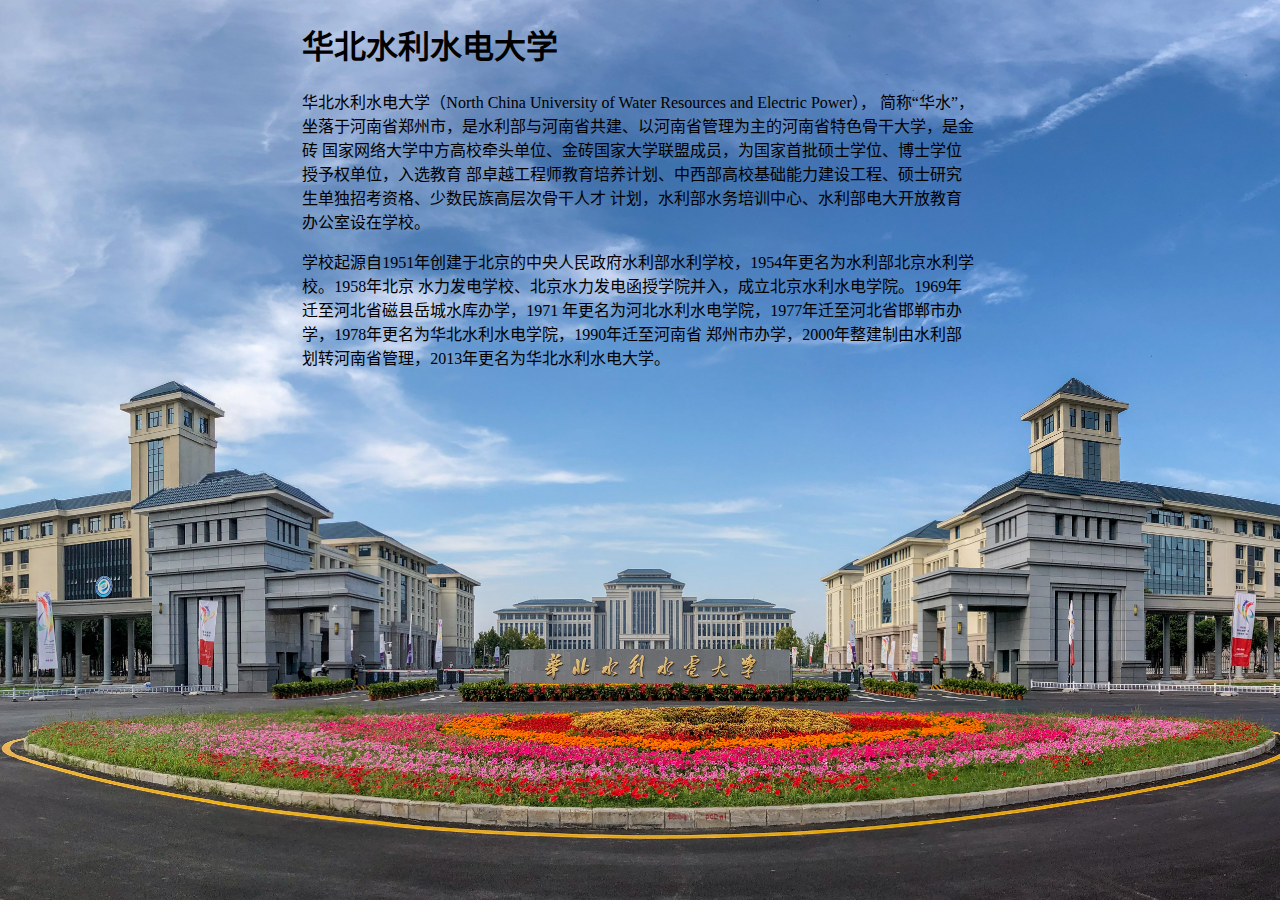
<file: introduce.html>
<!DOCTYPE html>
<html lang="zh-cn">
<head>
  <meta charset="UTF-8">
  <title></title>
  <style>
body {
                background-image: url('img/1.jpg');
                /*background-repeat: no-repeat;*/
                background-size: 100%;
                background-attachment: fixed;
                background-color: #fff;
                background-repeat: no-repeat;
                background-size: cover;
                -webkit-background-size: cover;
                -o-background-size: cover;
                background-position: center 0;
                margin:0.5cm 8cm;
       }
</style>
</head>
<!--
	正常情况下iframe的背景色是白色
	当框架页面有一个大的背景图或背景色时
	iframe区域并不能继承框架页面的背景
	这就需要让iframe背景色透明
	<body style=" ">
-->
<!--<body style=" ">-->
<body>
<h1>华北水利水电大学</h1>
<p>华北水利水电大学（North China University of Water Resources and Electric Power），
  简称“华水”，坐落于河南省郑州市，是水利部与河南省共建、以河南省管理为主的河南省特色骨干大学，是金砖
  国家网络大学中方高校牵头单位、金砖国家大学联盟成员，为国家首批硕士学位、博士学位授予权单位，入选教育
  部卓越工程师教育培养计划、中西部高校基础能力建设工程、硕士研究生单独招考资格、少数民族高层次骨干人才
  计划，水利部水务培训中心、水利部电大开放教育办公室设在学校。</p>
<p>学校起源自1951年创建于北京的中央人民政府水利部水利学校，1954年更名为水利部北京水利学校。1958年北京
  水力发电学校、北京水力发电函授学院并入，成立北京水利水电学院。1969年迁至河北省磁县岳城水库办学，1971
  年更名为河北水利水电学院，1977年迁至河北省邯郸市办学，1978年更名为华北水利水电学院，1990年迁至河南省
  郑州市办学，2000年整建制由水利部划转河南省管理，2013年更名为华北水利水电大学。</p>
</body>
</html>
</file>
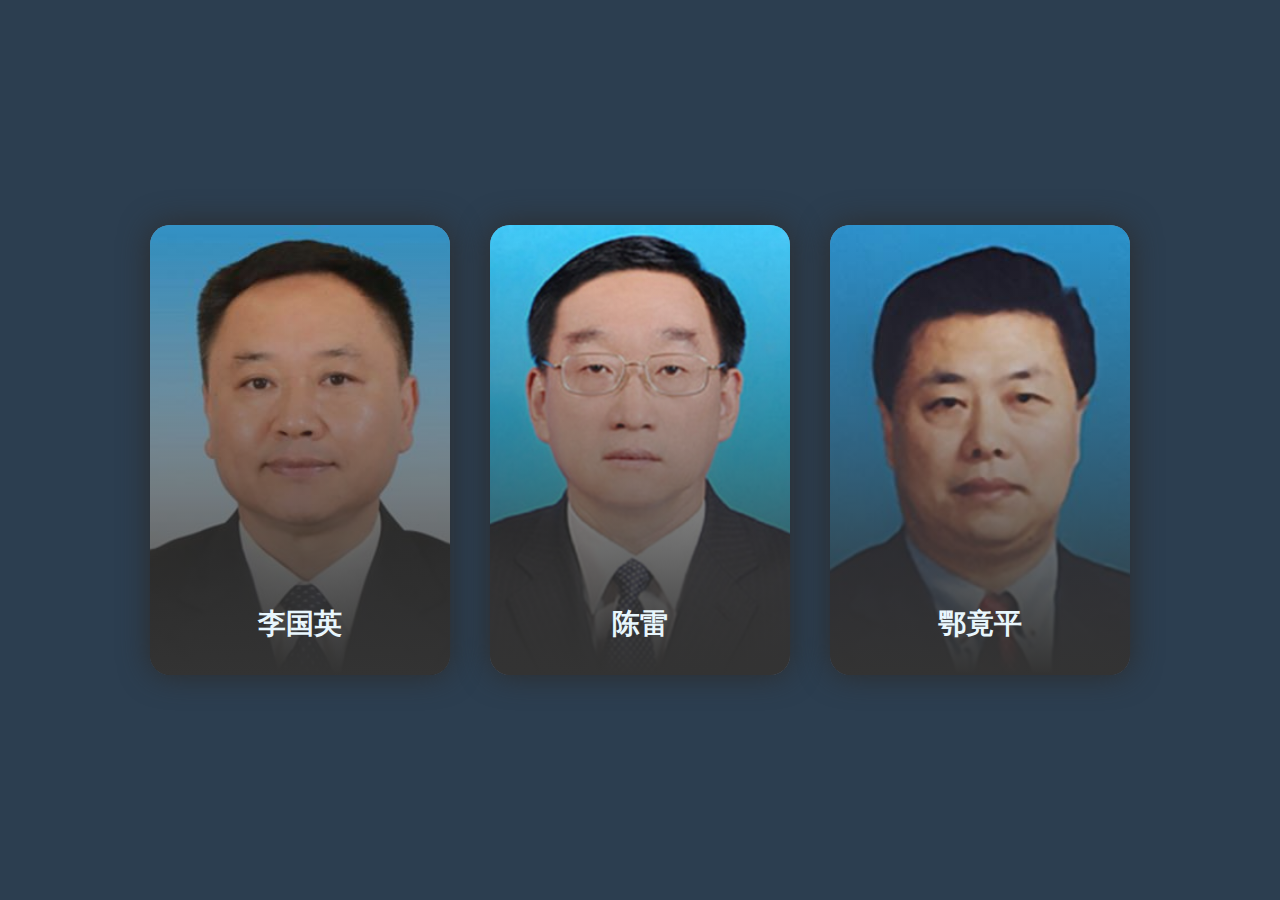
<file: schoolfellow.html>
<!DOCTYPE html>
<html lang="zh-Hans">

<head>
    <meta charset="UTF-8">
    <meta name="viewport" content="width=device-width, initial-scale=1.0">
    <title>制作人物介绍</title>
    <link rel="stylesheet" href="schoolfellow.css">
</head>

<body>
<!-- 开始 -->
<div class="card">
    <div class="photo">
        <img src="img/7.jpg">
    </div>
    <h1>李国英</h1>
    <h2>华北水利水电大学校友</h2>
    <p>李国英，男，汉族，1963年12月生，河南禹州人，中共党员，理学博士学位，教授级高级工程师。现任水利部党组书记，部长。</p>
    <a href="#">了解更多</a>
</div>
<div class="card">
    <div class="photo">
        <img src="img/8.jpg">
    </div>
    <h1>陈雷</h1>
    <h2>华北水利水电大学校友</h2>
    <p>男，汉族，1954年6月生，北京人，中共党员，工学硕士，教授级高级工程师，现任十三届全国政协农业和农村委员会副主席。</p>
    <a href="#">了解更多</a>
</div>
<div class="card">
    <div class="photo">
        <img src="img/9.jpg">
    </div>
    <h1>鄂竟平</h1>
    <h2>华北水利水电大学校友</h2>
    <p>男，汉族，1956年1月生，河北乐亭人，中共党员，教授级高级工程师。现任：全国政协人口资源环境委员会副主任。</p>
    <a href="#">了解更多</a>
</div>
</body>

</html>
</file>
<file: schoolfellow.css>
:root {
    --background-color: #2c3e50;
    --border-color: #7591AD;
    --text-color: #34495e;
    --color1: #EC3E27;
    --color2: #fd79a8;
    --color3: #0984e3;
    --color4: #00b894;
    --color5: #fdcb6e;
    --color6: #e056fd;
    --color7: #F97F51;
    --color8: #BDC581;
    --a_border_color: #86a3b3;
    --h2_border_color: #8ea2b8;
    --a_hover_background_color: #86a3b3;
    --font_color: #e8f6fd;
}

* {
    margin: 0;
    padding: 0;
}

html {
    font-size: 14px;
}

body {
    width: 100vw;
    height: 100vh;
    background-color: var(--background-color);
    display: flex;
    justify-content: center;
    align-items: center;
    font-family: 'Montserrat', sans-serif, Arial, 'Microsoft Yahei';
}

.card {
    /* flex布局下元素不按比例缩放 */
    flex-shrink: 0;
    flex-grow: 0;
    position: relative;
    width: 300px;
    height: 450px;
    overflow: hidden;
    margin: 20px;
    background-color: var(--border-color);
    border-radius: 20px;
    display: flex;
    justify-content: flex-start;
    align-items: center;
    /* flex 子元素 纵向排列 */
    flex-direction: column;
    /* 增加个阴影 */
    box-shadow: 0 0 30px #2c2c2c;
    /* 同意给字体价格颜色 */
    color: var(--font_color)
}

.photo {
    position: absolute;
    /* 默认为放大 */
    width: 100%;
    height: 100%;
    top: 0px;
    border-radius: 0%;
    overflow: hidden;
    transition: 0.5s;
}

.photo::before {
    /* 通过before增加渐变背景实现遮罩，让文字默认看起来清晰一些 */
    position: absolute;
    content: '';
    width: 100%;
    height: 100%;
    background-image: linear-gradient(to top, #333, transparent);
}
.card:hover .photo::before{
    /* 缩小时隐藏 */
    display: none;
}

.photo img {
    /* 图片高宽均为100% */
    /* 然后按照cover缩放，裁切长边 */
    width: 100%;
    height: 100%;
    object-fit: cover;
}

.card:hover .photo {
    /* 鼠标移上变小 */
    width: 120px;
    height: 120px;
    top: 30px;
    border-radius: 50%;
    box-shadow: 0 0 20px #111;
}

h1 {
    position: absolute;
    top: 380px;
    transition: 0.5s;
}

.card:hover h1 {
    position: absolute;
    top: 170px;
}

h2 {
    margin-top: 220px;
    width: 80%;
    font-weight: normal;
    text-align: center;
    margin-bottom: 20px;
    padding-bottom: 20px;
    border-bottom: 1px solid var(--h2_border_color);
}

p {
    width: 90%;
    /* 段落缩进2个字符大小 */
    text-indent: 2em;
    font-size: 16px;
    margin-bottom: 10px;
    line-height: 30px;
}

a {
    color: var(--font_color);
    text-decoration: none;
    padding: 12px 36px;
    border: 1px solid var(--a_border_color);
    border-radius: 8px;
}

a:hover {
    color: #Fff;
    background-color: var(--a_hover_background_color);
}
</file>
